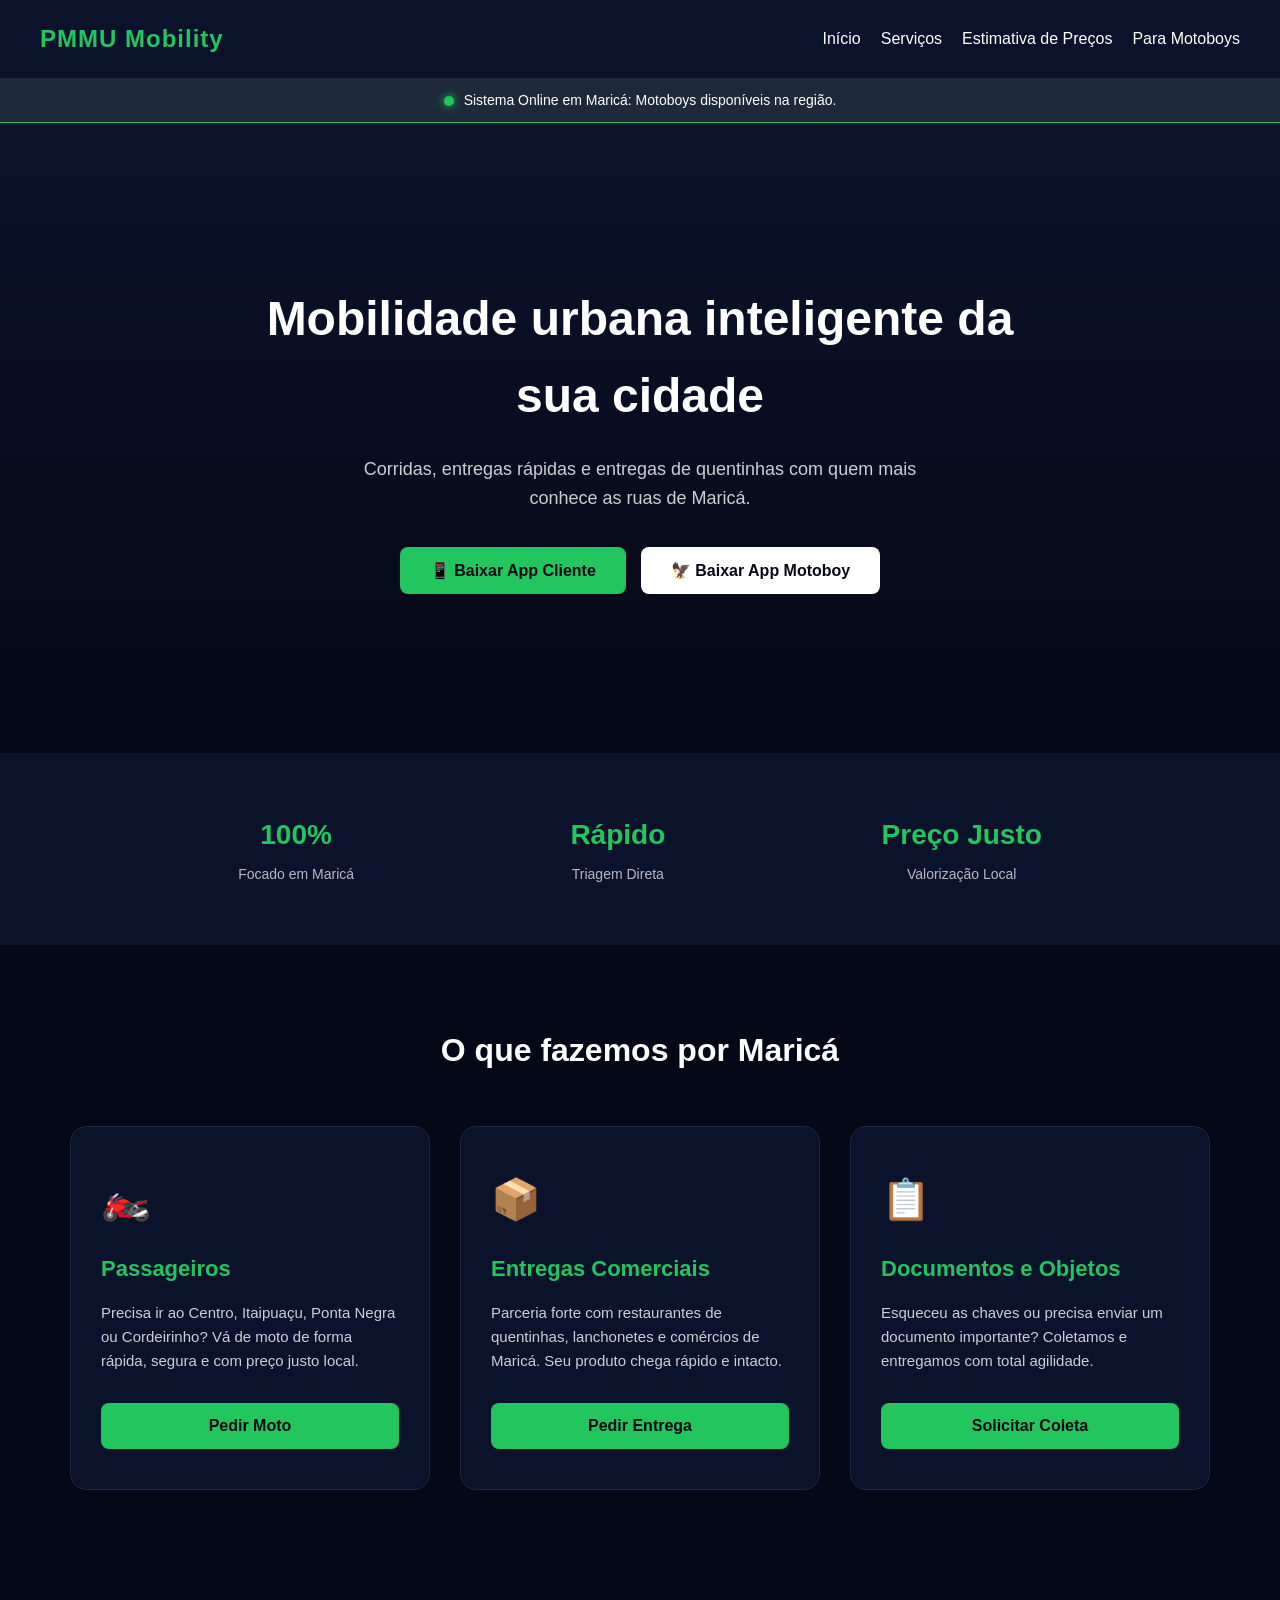
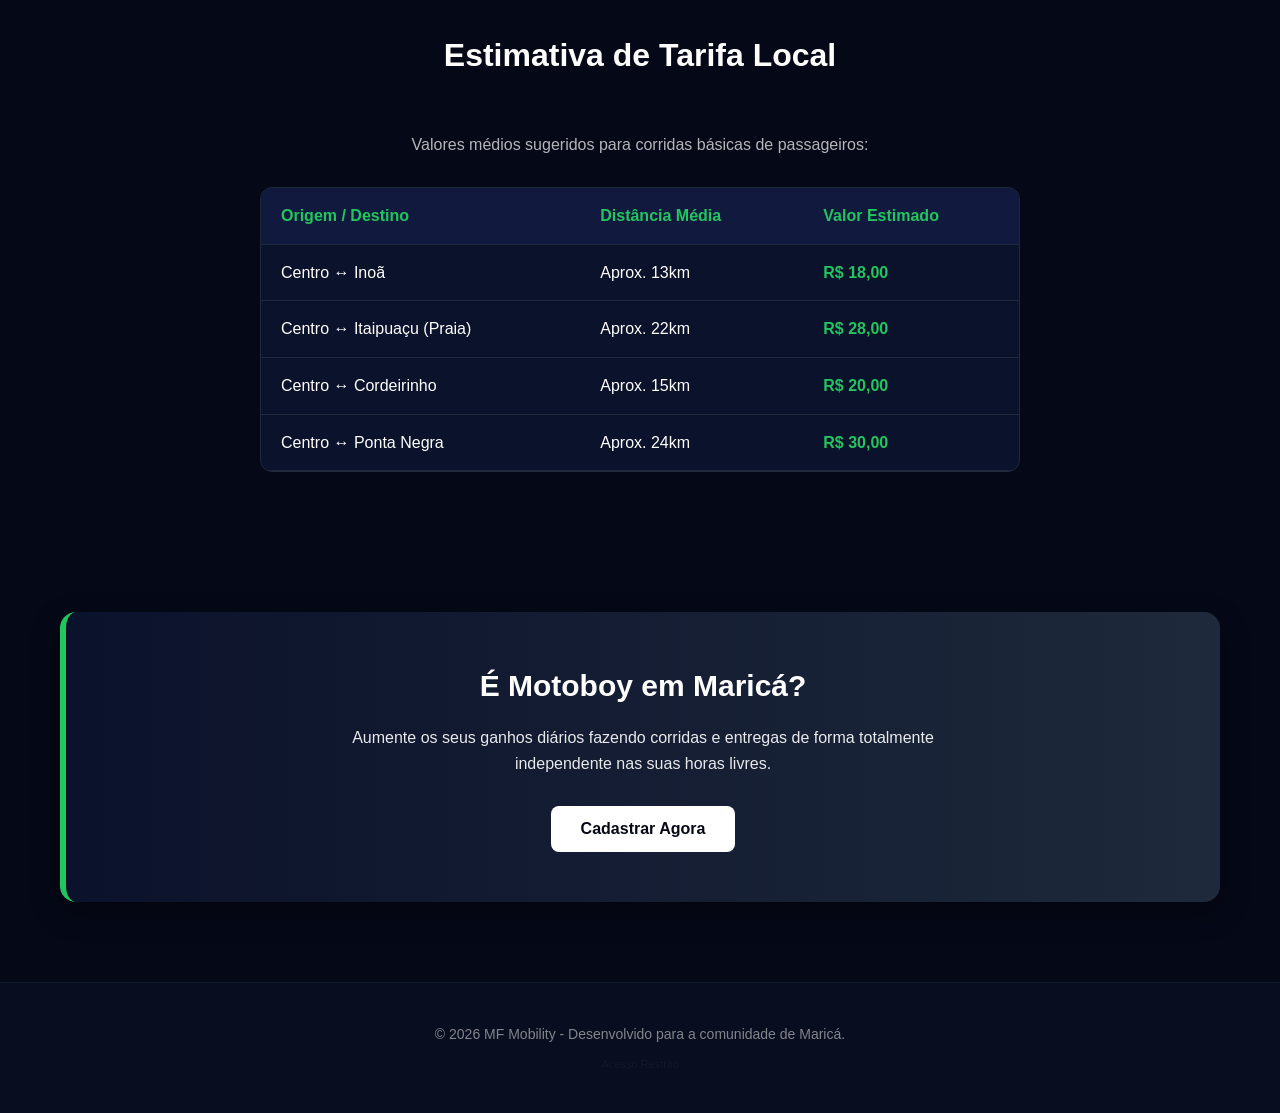
<file: index.html>
<!DOCTYPE html>
<html lang="pt-BR">
<head>
    <meta charset="UTF-8">
    <meta name="viewport" content="width=device-width, initial-scale=1.0">
    <title>PMMU Mobility - Maricá</title>
    <link rel="stylesheet" href="style.css">
    <link rel="manifest" href="manifest.json">
    <script>
        if ('serviceWorker' in navigator) {
            navigator.serviceWorker.register('sw.js')
                .then(() => console.log('Aplicativo Pronto para Instalação!'))
                .catch(err => console.log('Erro ao registrar app:', err));
        }
    </script>
</head>
<body>

    <header>
        <div class="logo">PMMU Mobility</div>
        <nav>
            <a href="#inicio">Início</a>
            <a href="#servicos">Serviços</a>
            <a href="#precos">Estimativa de Preços</a>
            <a href="#motoboys">Para Motoboys</a>
        </nav>
    </header>

    <div class="status-barra">
        <span class="ponto-verde"></span> Sistema Online em Maricá: Motoboys disponíveis na região.
    </div>

    <section class="hero" id="inicio">
        <h2>Mobilidade urbana inteligente da sua cidade</h2>
        <p>Corridas, entregas rápidas e entregas de quentinhas com quem mais conhece as ruas de Maricá.</p>
        
        <div style="display: flex; gap: 15px; flex-wrap: wrap; justify-content: center;">
            <a href="cliente.html"><button>📱 Baixar App Cliente</button></a>
            <a href="motoboy.html"><button class="btn-branco">🦅 Baixar App Motoboy</button></a>
        </div>
    </section>

    <section class="vantagens">
        <div class="container-vantagens">
            <div class="item-vantagem">
                <h5>100%</h5>
                <p>Focado em Maricá</p>
            </div>
            <div class="item-vantagem">
                <h5>Rápido</h5>
                <p>Triagem Direta</p>
            </div>
            <div class="item-vantagem">
                <h5>Preço Justo</h5>
                <p>Valorização Local</p>
            </div>
        </div>
    </section>

    <section class="servicos" id="servicos">
        <h3 class="titulo-secao">O que fazemos por Maricá</h3>
        <div class="container-cards">
            
            <div class="card">
                <div>
                    <div class="icone">🏍️</div>
                    <h4>Passageiros</h4>
                    <p>Precisa ir ao Centro, Itaipuaçu, Ponta Negra ou Cordeirinho? Vá de moto de forma rápida, segura e com preço justo local.</p>
                </div>
                <button onclick="abrirModal('Passageiro')">Pedir Moto</button>
            </div>

            <div class="card">
                <div>
                    <div class="icone">📦</div>
                    <h4>Entregas Comerciais</h4>
                    <p>Parceria forte com restaurantes de quentinhas, lanchonetes e comércios de Maricá. Seu produto chega rápido e intacto.</p>
                </div>
                <button onclick="abrirModal('Entrega')">Pedir Entrega</button>
            </div>

            <div class="card">
                <div>
                    <div class="icone">📋</div>
                    <h4>Documentos e Objetos</h4>
                    <p>Esqueceu as chaves ou precisa enviar um documento importante? Coletamos e entregamos com total agilidade.</p>
                </div>
                <button onclick="abrirModal('Coleta')">Solicitar Coleta</button>
            </div>

        </div>
    </section>

    <section class="secao-precos" id="precos">
        <h3 class="titulo-secao">Estimativa de Tarifa Local</h3>
        <p style="text-align: center; margin-bottom: 30px; opacity: 0.7;">Valores médios sugeridos para corridas básicas de passageiros:</p>
        <div class="tabela-responsiva">
            <table class="tabela-precos">
                <thead>
                    <tr>
                        <th>Origem / Destino</th>
                        <th>Distância Média</th>
                        <th>Valor Estimado</th>
                    </tr>
                </thead>
                <tbody>
                    <tr>
                        <td>Centro ↔ Inoã</td>
                        <td>Aprox. 13km</td>
                        <td class="preco-destaque">R$ 18,00</td>
                    </tr>
                    <tr>
                        <td>Centro ↔ Itaipuaçu (Praia)</td>
                        <td>Aprox. 22km</td>
                        <td class="preco-destaque">R$ 28,00</td>
                    </tr>
                    <tr>
                        <td>Centro ↔ Cordeirinho</td>
                        <td>Aprox. 15km</td>
                        <td class="preco-destaque">R$ 20,00</td>
                    </tr>
                    <tr>
                        <td>Centro ↔ Ponta Negra</td>
                        <td>Aprox. 24km</td>
                        <td class="preco-destaque">R$ 30,00</td>
                    </tr>
                </tbody>
            </table>
        </div>
    </section>

    <section class="motoboys" id="motoboys">
        <div class="alerta-motoboy">
            <h3>É Motoboy em Maricá?</h3>
            <p>Aumente os seus ganhos diários fazendo corridas e entregas de forma totalmente independente nas suas horas livres.</p>
            <button class="btn-branco" onclick="abrirModal('Motoboy')">Cadastrar Agora</button>
        </div>
    </section>

    <div id="modalFormulario" class="modal">
        <div class="modal-conteudo">
            <span class="fechar-modal" onclick="fecharModal()">&times;</span>
            <h4 id="modalTitulo">Solicitar Serviço</h4>
            <div id="camposFormulario">
                </div>
            <button class="btn-enviar-modal" onclick="processarFormulario()">Confirmar e Chamar no WhatsApp</button>
        </div>
    </div>

    <footer>
        <p>&copy; 2026 MF Mobility - Desenvolvido para a comunidade de Maricá.</p>
        <p style="margin-top: 10px; font-size: 11px;"><a href="admin.html" style="color: #1e293b; text-decoration: none;">Acesso Restrito</a></p>
    </footer>

    <script src="app.js"></script>
</body>
</html>
</file>
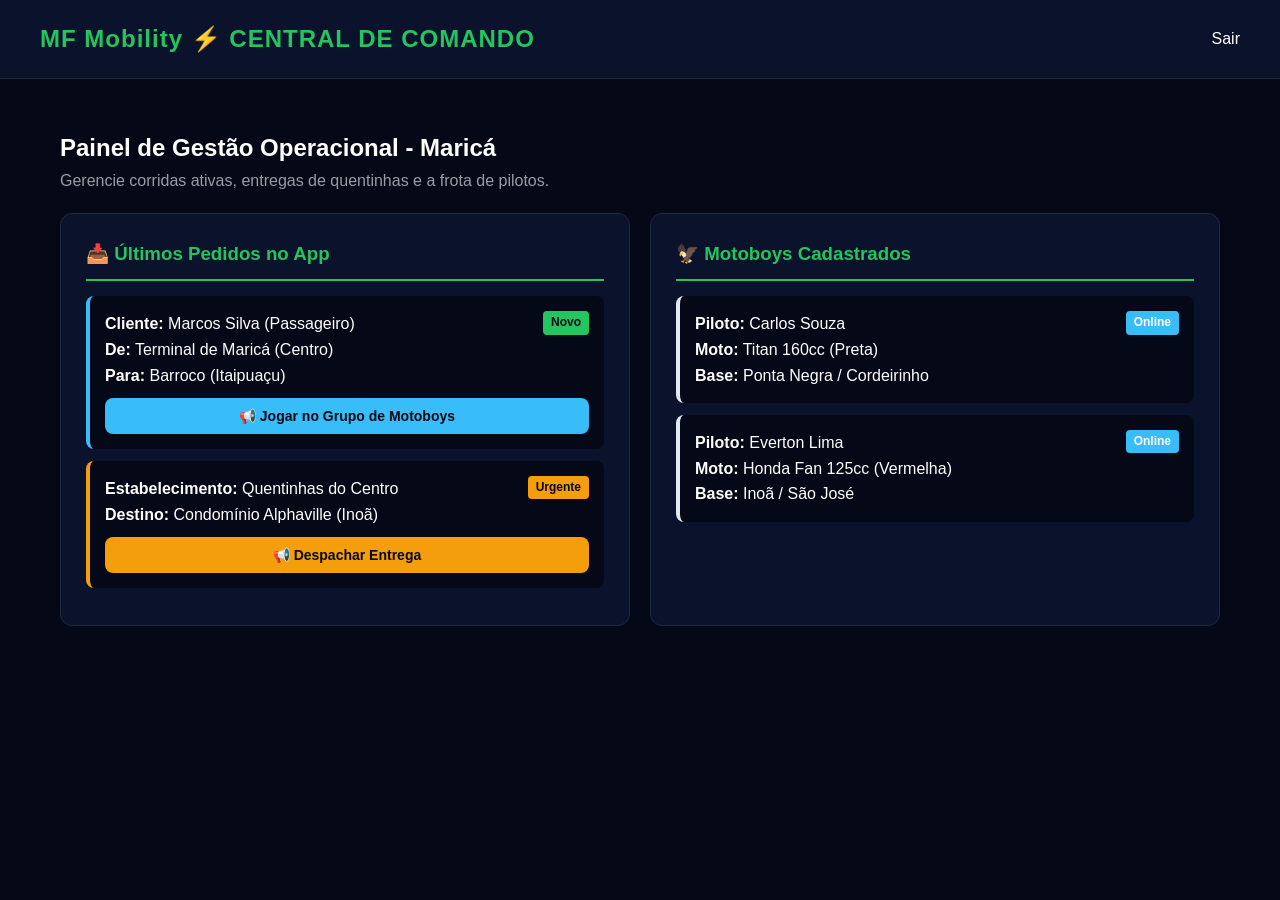
<file: admin.html>
<!DOCTYPE html>
<html lang="pt-BR">
<head>
    <meta charset="UTF-8">
    <meta name="viewport" content="width=device-width, initial-scale=1.0">
    <title>MF Mobility - Painel Administrativo</title>
    <link rel="stylesheet" href="style.css">
    <style>
        .admin-container { max-width: 1200px; margin: 30px auto; padding: 20px; }
        .grid-admin { display: flex; flex-wrap: wrap; gap: 20px; margin-top: 20px; }
        .col-admin { flex: 1; min-width: 300px; background: #0b122b; padding: 25px; border-radius: 12px; border: 1px solid #1e293b; }
        .col-admin h3 { border-bottom: 2px solid #22c55e; padding-bottom: 10px; margin-bottom: 15px; color: #22c55e; }
        .item-lista { background: #050816; padding: 15px; border-radius: 8px; margin-bottom: 12px; border-left: 4px solid #38bdf8; position: relative; }
        .item-lista.motoboy-item { border-left-color: #e2e8f0; }
        .badge { background: #22c55e; color: #050816; padding: 2px 8px; border-radius: 4px; font-size: 12px; font-weight: bold; position: absolute; right: 15px; top: 15px; }
        .btn-despachar { width: 100%; background: #38bdf8; color: #050816; margin-top: 10px; font-size: 14px; padding: 10px; }
        .btn-despachar:hover { background: #0ea5e9; }
    </style>
</head>
<body>

    <header>
        <div class="logo">MF Mobility ⚡ CENTRAL DE COMANDO</div>
        <a href="index.html" style="color: white; text-decoration: none;">Sair</a>
    </header>

    <div class="admin-container">
        <h2>Painel de Gestão Operacional - Maricá</h2>
        <p style="opacity: 0.6;">Gerencie corridas ativas, entregas de quentinhas e a frota de pilotos.</p>

        <div class="grid-admin">
            
            <div class="col-admin">
                <h3>📥 Últimos Pedidos no App</h3>
                <div id="listaPedidos">
                    <div class="item-lista">
                        <span class="badge">Novo</span>
                        <p><strong>Cliente:</strong> Marcos Silva (Passageiro)</p>
                        <p><strong>De:</strong> Terminal de Maricá (Centro)</p>
                        <p><strong>Para:</strong> Barroco (Itaipuaçu)</p>
                        <button class="btn-despachar" onclick="jogarNoGrupo('Passageiro', 'Marcos Silva', 'Terminal de Maricá (Centro)', 'Barroco (Itaipuaçu)')">📢 Jogar no Grupo de Motoboys</button>
                    </div>

                    <div class="item-lista" style="border-left-color: #f59e0b;">
                        <span class="badge" style="background: #f59e0b;">Urgente</span>
                        <p><strong>Estabelecimento:</strong> Quentinhas do Centro</p>
                        <p><strong>Destino:</strong> Condomínio Alphaville (Inoã)</p>
                        <button class="btn-despachar" style="background: #f59e0b;" onclick="jogarNoGrupo('Entrega', 'Quentinhas do Centro', 'Centro', 'Alphaville (Inoã)')">📢 Despachar Entrega</button>
                    </div>
                </div>
            </div>

            <div class="col-admin">
                <h3>🦅 Motoboys Cadastrados</h3>
                <div id="listaMotoboys">
                    <div class="item-lista motoboy-item">
                        <span class="badge" style="background: #38bdf8; color: #fff;">Online</span>
                        <p><strong>Piloto:</strong> Carlos Souza</p>
                        <p><strong>Moto:</strong> Titan 160cc (Preta)</p>
                        <p><strong>Base:</strong> Ponta Negra / Cordeirinho</p>
                    </div>
                    <div class="item-lista motoboy-item">
                        <span class="badge" style="background: #38bdf8; color: #fff;">Online</span>
                        <p><strong>Piloto:</strong> Everton Lima</p>
                        <p><strong>Moto:</strong> Honda Fan 125cc (Vermelha)</p>
                        <p><strong>Base:</strong> Inoã / São José</p>
                    </div>
                </div>
            </div>

        </div>
    </div>

    <script>
        // Função fantástica para o chefe despachar a corrida pro grupo de trabalho dos motoboys
        function jogarNoGrupo(tipo, solicitante, de, para) {
            let textoGrupo = `📢 *CORRIDA DISPONÍVEL NO APP* 📢\n\n`;
            textoGrupo += `• *Tipo:* ${tipo}\n`;
            textoGrupo += `• *Quem pede:* ${solicitante}\n`;
            textoGrupo += `• *Retirada:* ${de}\n`;
            textoGrupo += `• *Destino:* ${para}\n\n`;
            textoGrupo += `Quem estiver livre e puder pegar, clica no link para assumir!`;

            // Abre o WhatsApp focado em enviar a mensagem rápida
            window.open(`https://wa.me/?text=${encodeURIComponent(textoGrupo)}`, '_blank');
        }
    </script>
</body>
</html>
</file>
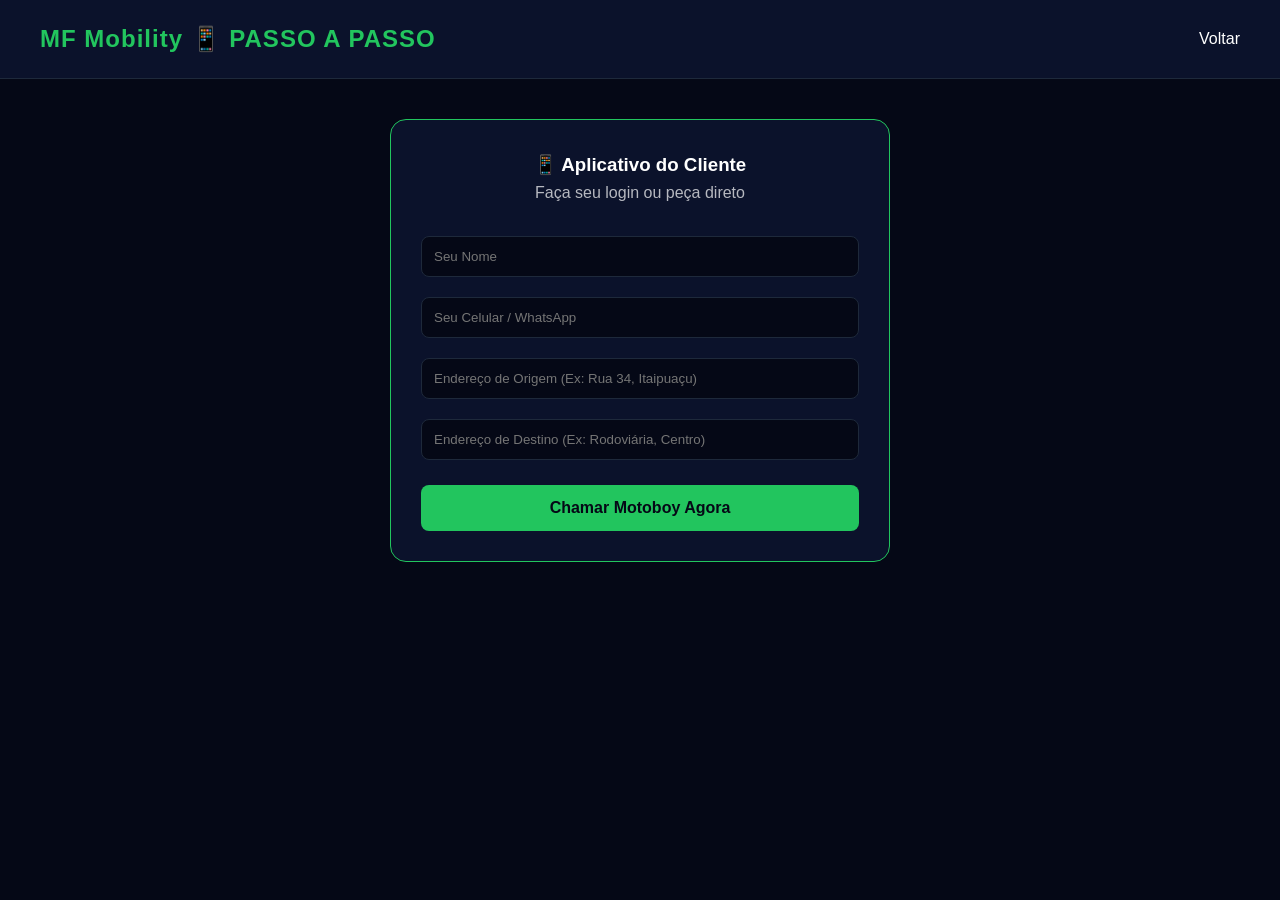
<file: cliente.html>
<!DOCTYPE html>
<html lang="pt-BR">
<head>
    <meta charset="UTF-8">
    <meta name="viewport" content="width=device-width, initial-scale=1.0">
    <title>MF Mobility - Área do Cliente</title>
    <link rel="stylesheet" href="style.css">
    <style>
        .box-app { background: #0b122b; max-width: 500px; margin: 40px auto; padding: 30px; border-radius: 16px; border: 1px solid #22c55e; text-align: center;}
        .input-app { width: 100%; padding: 12px; margin: 10px 0; background: #050816; border: 1px solid #1e293b; color: white; border-radius: 8px; }
    </style>
</head>
<body>
    <header>
        <div class="logo">MF Mobility 📱 PASSO A PASSO</div>
        <a href="index.html" style="color: white; text-decoration: none;">Voltar</a>
    </header>

    <div class="box-app">
        <h3>📱 Aplicativo do Cliente</h3>
        <p style="opacity: 0.7; margin-bottom: 20px;">Faça seu login ou peça direto</p>
        
        <form id="formPedidoReal">
            <input type="text" class="input-app" id="nomeCli" placeholder="Seu Nome" required>
            <input type="tel" class="input-app" id="telCli" placeholder="Seu Celular / WhatsApp" required>
            <input type="text" class="input-app" id="ruaOrigem" placeholder="Endereço de Origem (Ex: Rua 34, Itaipuaçu)" required>
            <input type="text" class="input-app" id="ruaDestino" placeholder="Endereço de Destino (Ex: Rodoviária, Centro)" required>
            
            <button type="submit" style="width: 100%; margin-top: 15px;">Chamar Motoboy Agora</button>
        </form>
    </div>

    <script>
        document.getElementById('formPedidoReal').addEventListener('submit', function(e) {
            e.preventDefault();
            const nome = document.getElementById('nomeCli').value;
            const tel = document.getElementById('telCli').value;
            const origem = document.getElementById('ruaOrigem').value;
            const destino = document.getElementById('ruaDestino').value;
            
            const msg = `📱 *PEDIDO VIA APP CLIENTE*\n\n• *Cliente:* ${nome}\n• *Contato:* ${tel}\n• *Retirada:* ${origem}\n• *Destino:* ${destino}`;
            window.open(`https://wa.me/5521999999999?text=${encodeURIComponent(msg)}`, '_blank');
        });
    </script>
</body>
</html>
</file>
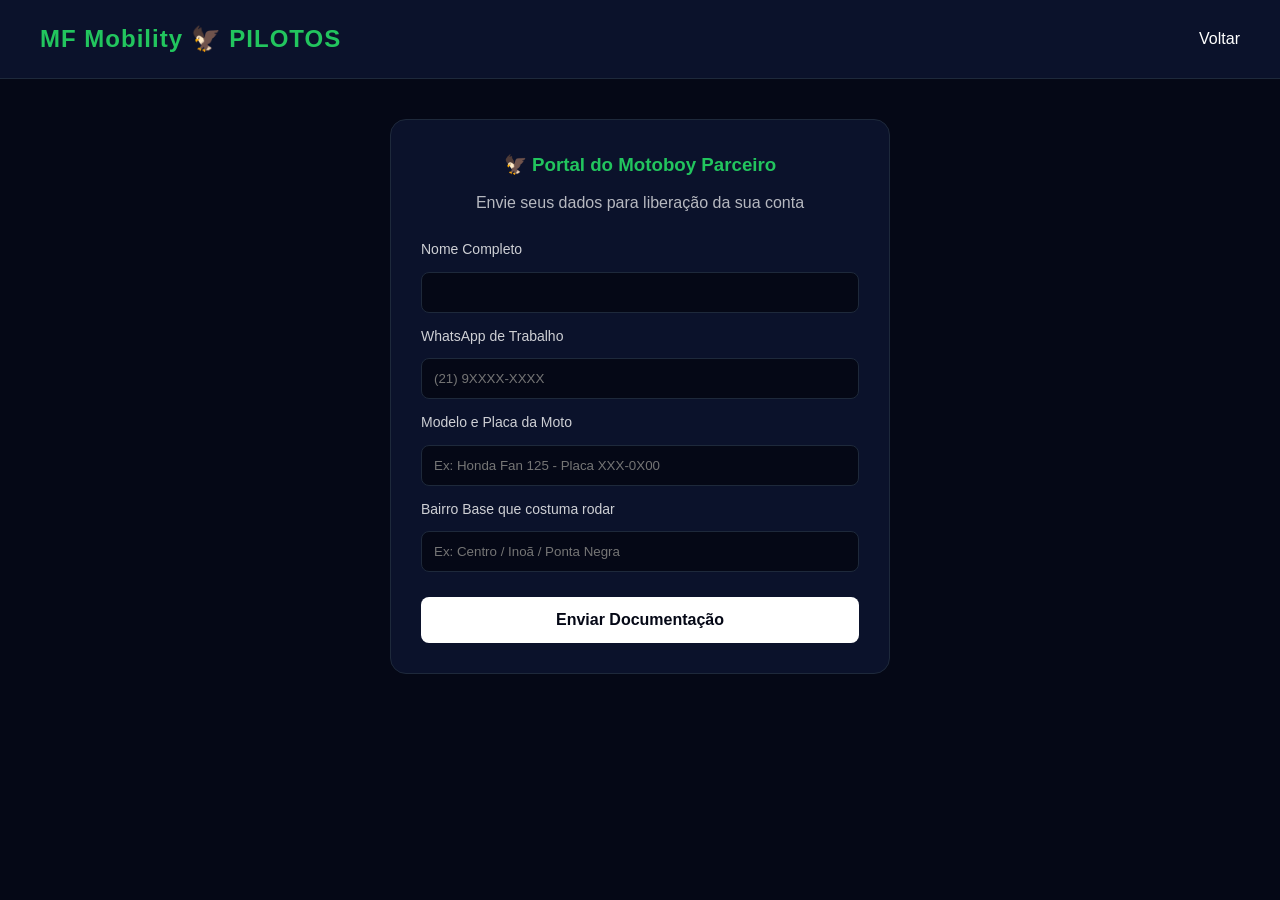
<file: motoboy.html>
<!DOCTYPE html>
<html lang="pt-BR">
<head>
    <meta charset="UTF-8">
    <meta name="viewport" content="width=device-width, initial-scale=1.0">
    <title>MF Mobility - Área do Motoboy</title>
    <link rel="stylesheet" href="style.css">
    <style>
        .box-app { background: #0b122b; max-width: 500px; margin: 40px auto; padding: 30px; border-radius: 16px; border: 1px solid #1e293b; }
        .input-app { width: 100%; padding: 12px; margin: 10px 0; background: #050816; border: 1px solid #1e293b; color: white; border-radius: 8px; }
        label { font-size: 14px; opacity: 0.8; }
    </style>
</head>
<body>
    <header>
        <div class="logo">MF Mobility 🦅 PILOTOS</div>
        <a href="index.html" style="color: white; text-decoration: none;">Voltar</a>
    </header>

    <div class="box-app">
        <h3 style="color: #22c55e; text-align: center; margin-bottom: 10px;">🦅 Portal do Motoboy Parceiro</h3>
        <p style="opacity: 0.7; text-align: center; margin-bottom: 20px;">Envie seus dados para liberação da sua conta</p>
        
        <form id="formCadastroMoto">
            <label>Nome Completo</label>
            <input type="text" class="input-app" id="motoNome" required>
            
            <label>WhatsApp de Trabalho</label>
            <input type="tel" class="input-app" id="motoWhats" placeholder="(21) 9XXXX-XXXX" required>
            
            <label>Modelo e Placa da Moto</label>
            <input type="text" class="input-app" id="motoDados" placeholder="Ex: Honda Fan 125 - Placa XXX-0X00" required>
            
            <label>Bairro Base que costuma rodar</label>
            <input type="text" class="input-app" id="motoBairro" placeholder="Ex: Centro / Inoã / Ponta Negra" required>

            <button type="submit" style="width: 100%; margin-top: 15px; background: white; color: #050816;">Enviar Documentação</button>
        </form>
    </div>

    <script>
        document.getElementById('formCadastroMoto').addEventListener('submit', function(e) {
            e.preventDefault();
            const nome = document.getElementById('motoNome').value;
            const whats = document.getElementById('motoWhats').value;
            const moto = document.getElementById('motoDados').value;
            const bairro = document.getElementById('motoBairro').value;
            
            const msg = `🦅 *SOLICITAÇÃO DE CADASTRO MOTOBOY*\n\n• *Nome:* ${nome}\n• *WhatsApp:* ${whats}\n• *Veículo/Placa:* ${moto}\n• *Região Base:* ${bairro}`;
            window.open(`https://wa.me/5521999999999?text=${encodeURIComponent(msg)}`, '_blank');
        });
    </script>
</body>
</html>
</file>
<file: style.css>
/* CONFIGURAÇÃO GERAL */
* {
    margin: 0;
    padding: 0;
    box-sizing: border-box;
    font-family: 'Segoe UI', Arial, sans-serif;
}

html {
    scroll-behavior: smooth;
}

body {
    background: #050816;
    color: white;
    line-height: 1.6;
}

/* HEADER / BARRA DE NAVEGAÇÃO */
header {
    display: flex;
    justify-content: space-between;
    align-items: center;
    padding: 20px 40px;
    background: #0b122b;
    position: sticky;
    top: 0;
    z-index: 1000;
    border-bottom: 1px solid #1e293b;
}

.logo {
    font-size: 24px;
    font-weight: bold;
    color: #22c55e;
    letter-spacing: 1px;
}

nav {
    display: flex;
    gap: 20px;
}

nav a {
    color: white;
    text-decoration: none;
    font-weight: 500;
    transition: color 0.3s;
}

nav a:hover {
    color: #22c55e;
}

/* SEÇÃO HERO (PRINCIPAL) */
.hero {
    height: 70vh;
    display: flex;
    flex-direction: column;
    justify-content: center;
    align-items: center;
    text-align: center;
    padding: 20px;
    background: linear-gradient(180deg, #0b122b 0%, #050816 100%);
}

.hero h2 {
    font-size: 48px;
    max-width: 800px;
    margin-bottom: 20px;
    font-weight: 800;
}

.hero p {
    font-size: 18px;
    max-width: 600px;
    opacity: 0.8;
    margin-bottom: 35px;
}

/* BOTÕES GERAIS */
button {
    background: #22c55e;
    color: #050816;
    border: none;
    padding: 14px 30px;
    border-radius: 8px;
    font-size: 16px;
    cursor: pointer;
    font-weight: bold;
    transition: all 0.3s ease;
}

button:hover {
    background: #16a34a;
    transform: translateY(-3px);
    box-shadow: 0 10px 20px rgba(34, 197, 94, 0.2);
}

.btn-branco {
    background: white;
    color: #050816;
}

.btn-branco:hover {
    background: #e2e8f0;
    box-shadow: 0 10px 20px rgba(255, 255, 255, 0.1);
}

/* SEÇÃO DE SERVIÇOS (FLEXBOX PARA COLOCAR LADO A LADO) */
.servicos {
    padding: 80px 20px;
    max-width: 1200px;
    margin: 0 auto;
}

.titulo-secao {
    text-align: center;
    font-size: 32px;
    margin-bottom: 50px;
    font-weight: 700;
}

/* Ajuste crucial: Alinha os itens em linha e quebra para baixo no celular */
.container-cards {
    display: flex;
    flex-wrap: wrap;
    justify-content: center;
    gap: 30px;
}

.card {
    background: #0b122b;
    border: 1px solid #1e293b;
    padding: 40px 30px;
    border-radius: 16px;
    flex: 1;
    min-width: 300px;
    max-width: 360px;
    display: flex;
    flex-direction: column;
    justify-content: space-between;
    transition: all 0.3s ease;
}

/* Efeito moderno ao passar o mouse */
.card:hover {
    transform: translateY(-10px);
    border-color: #22c55e;
    box-shadow: 0 15px 30px rgba(5, 8, 22, 0.5);
}

.icone {
    font-size: 40px;
    margin-bottom: 20px;
}

.card h4 {
    font-size: 22px;
    margin-bottom: 15px;
    color: #22c55e;
}

.card p {
    font-size: 15px;
    opacity: 0.8;
    margin-bottom: 30px;
    flex-grow: 1; /* Garante que os botões fiquem alinhados embaixo */
}

.card button {
    width: 100%;
}

/* SEÇÃO DE VANTAGENS (NOVA!) */
.vantagens {
    background: #0b122b;
    padding: 60px 20px;
    text-align: center;
}

.container-vantagens {
    display: flex;
    flex-wrap: wrap;
    justify-content: space-around;
    max-width: 1000px;
    margin: 0 auto;
    gap: 20px;
}

.item-vantagem h5 {
    font-size: 28px;
    color: #22c55e;
    margin-bottom: 5px;
}

.item-vantagem p {
    opacity: 0.7;
    font-size: 14px;
}

/* SEÇÃO MOTOBOYS */
.motoboys {
    padding: 80px 20px;
    max-width: 1200px;
    margin: 0 auto;
}

.alerta-motoboy {
    background: linear-gradient(90deg, #0b122b 0%, #1e293b 100%);
    border-left: 6px solid #22c55e;
    padding: 50px 40px;
    border-radius: 16px;
    text-align: center;
    box-shadow: 0 10px 30px rgba(0,0,0,0.3);
}

.alerta-motoboy h3 {
    font-size: 30px;
    margin-bottom: 15px;
}

.alerta-motoboy p {
    margin-bottom: 30px;
    opacity: 0.9;
    max-width: 650px;
    margin-left: auto;
    margin-right: auto;
    font-size: 16px;
}

/* RODAPÉ */
footer {
    text-align: center;
    padding: 40px;
    background: #0b122b;
    font-size: 14px;
    opacity: 0.5;
    border-top: 1px solid #1e293b;
}
/* BARRA DE STATUS ONLINE */
.status-barra {
    background: #1e293b;
    text-align: center;
    padding: 10px;
    font-size: 14px;
    font-weight: 500;
    border-bottom: 1px solid #22c55e;
    display: flex;
    justify-content: center;
    align-items: center;
    gap: 10px;
}

.ponto-verde {
    width: 10px;
    height: 10px;
    background-color: #22c55e;
    border-radius: 50%;
    display: inline-block;
    box-shadow: 0 0 8px #22c55e;
}/* SEÇÃO DE PREÇOS */
.secao-precos {
    padding: 60px 20px;
    max-width: 800px;
    margin: 0 auto;
}

.tabela-responsiva {
    overflow-x: auto;
    background: #0b122b;
    border-radius: 12px;
    border: 1px solid #1e293b;
}

.tabela-precos {
    width: 100%;
    border-collapse: collapse;
    text-align: left;
}

.tabela-precos th, .tabela-precos td {
    padding: 15px 20px;
    border-bottom: 1px solid #1e293b;
}

.tabela-precos th {
    background-color: #111a3e;
    color: #22c55e;
    font-weight: 600;
}

.tabela-precos tr:hover {
    background: #111a3e;
}

.preco-destaque {
    color: #22c55e;
    font-weight: bold;
}

/* JANELAS MODAIS (FORMULÁRIO FLUTUANTE) */
.modal {
    display: none; /* Oculto por padrão */
    position: fixed;
    z-index: 2000;
    left: 0;
    top: 0;
    width: 100%;
    height: 100%;
    background-color: rgba(5, 8, 22, 0.85);
    backdrop-filter: blur(5px);
    align-items: center;
    justify-content: center;
}

.modal-conteudo {
    background-color: #0b122b;
    border: 1px solid #22c55e;
    padding: 30px;
    border-radius: 16px;
    width: 90%;
    max-width: 450px;
    position: relative;
    box-shadow: 0 10px 40px rgba(0,0,0,0.5);
}

.fechar-modal {
    position: absolute;
    right: 20px;
    top: 15px;
    color: #fff;
    font-size: 28px;
    cursor: pointer;
    opacity: 0.7;
}

.fechar-modal:hover {
    opacity: 1;
    color: #22c55e;
}

.modal-conteudo h4 {
    font-size: 22px;
    color: white;
    margin-bottom: 20px;
    border-bottom: 1px solid #1e293b;
    padding-bottom: 10px;
}

/* ESTILO DOS CAMPOS DE TEXTO */
.campo-grupo {
    margin-bottom: 15px;
    text-align: left;
}

.campo-grupo label {
    display: block;
    font-size: 14px;
    margin-bottom: 5px;
    opacity: 0.8;
}

.campo-grupo input {
    width: 100%;
    padding: 12px;
    background: #050816;
    border: 1px solid #1e293b;
    border-radius: 8px;
    color: white;
    font-size: 15px;
}

.campo-grupo input:focus {
    border-color: #22c55e;
    outline: none;
}

.btn-enviar-modal {
    width: 100%;
    margin-top: 10px;
}
</file>
